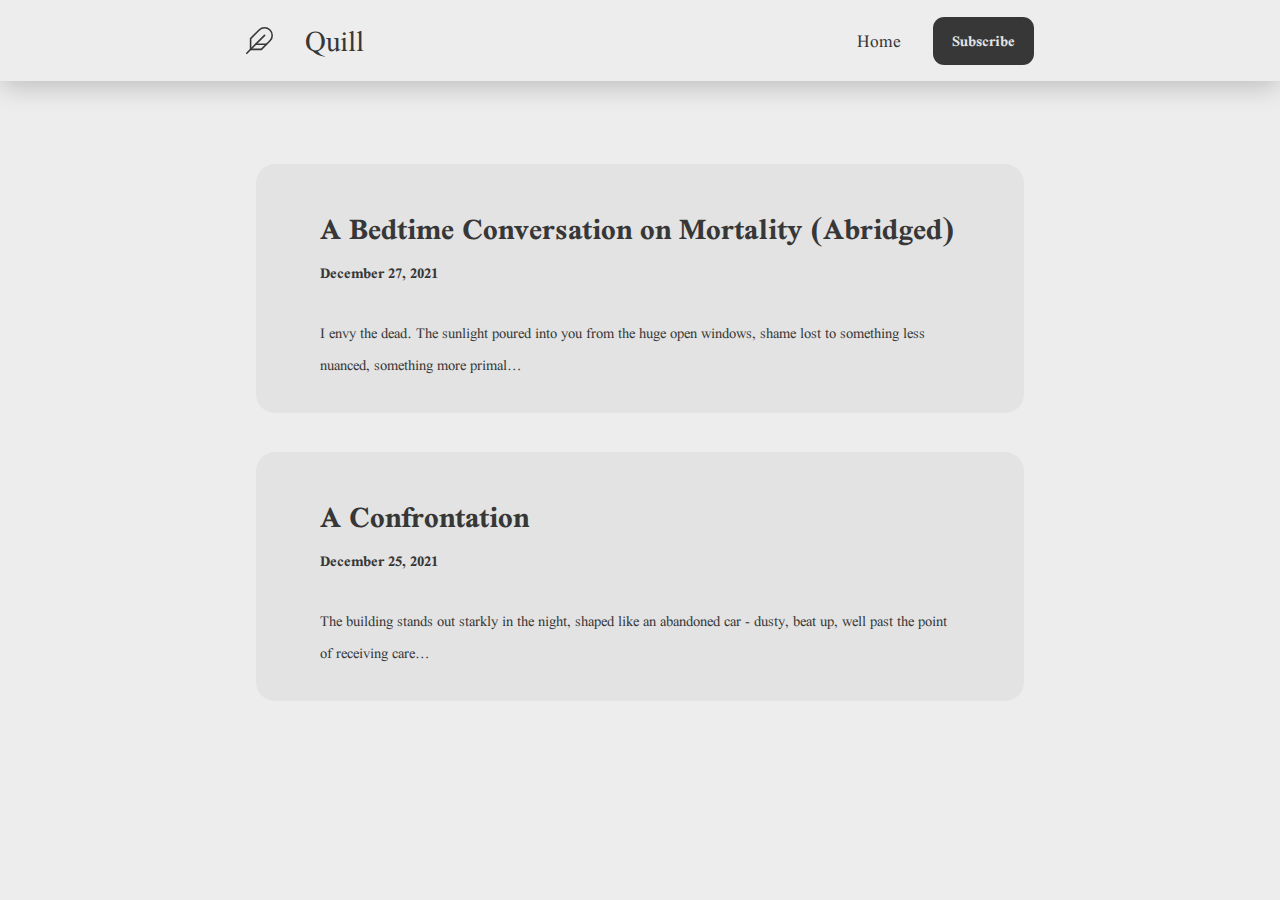
<file: index.html>
<!DOCTYPE html>
<html lang="en">

<head>
    <meta charset="UTF-8">
    <meta http-equiv="X-UA-Compatible" content="IE=edge">
    <meta name="viewport" content="width=device-width, initial-scale=1.0">
    <link rel="stylesheet" href="styles/index.css">

    <title>Quill | Home</title>
</head>

<body>
    <nav class="navbar">
        <div class="left_nav">
            <img src="assets/icon.svg" alt="site icon">
            <h2>Quill</h2>
        </div>
        <div class="right_nav">
            <a href="index.html">Home</a>
            <button>Subscribe</button>
        </div>

    </nav>
    <div class="posts">

<div class="post_preview" onclick="location.href='pages/bedtime_conversation_on_mortality.html';" style="cursor: pointer;">
<header id="title-block-header">
<h1 class="title">A Bedtime Conversation on Mortality (Abridged)</h1>
<p class="date">December 27, 2021</p>
</header>
            I envy the dead. The sunlight poured into you from the huge open windows, shame lost to something less nuanced, something more primal…
        </div>        <div class="post_preview" onclick="location.href='pages/confrontation.html';" style="cursor: pointer;">
            <header id="title-block-header">
                <h1 class="title">A Confrontation</h1>
                <p class="date">December 25, 2021</p>
            </header>
            The building stands out starkly in the night, shaped like an abandoned car - dusty, beat up, well past the point of receiving care…
        </div>
    </div>
</body>

</html>
</file>
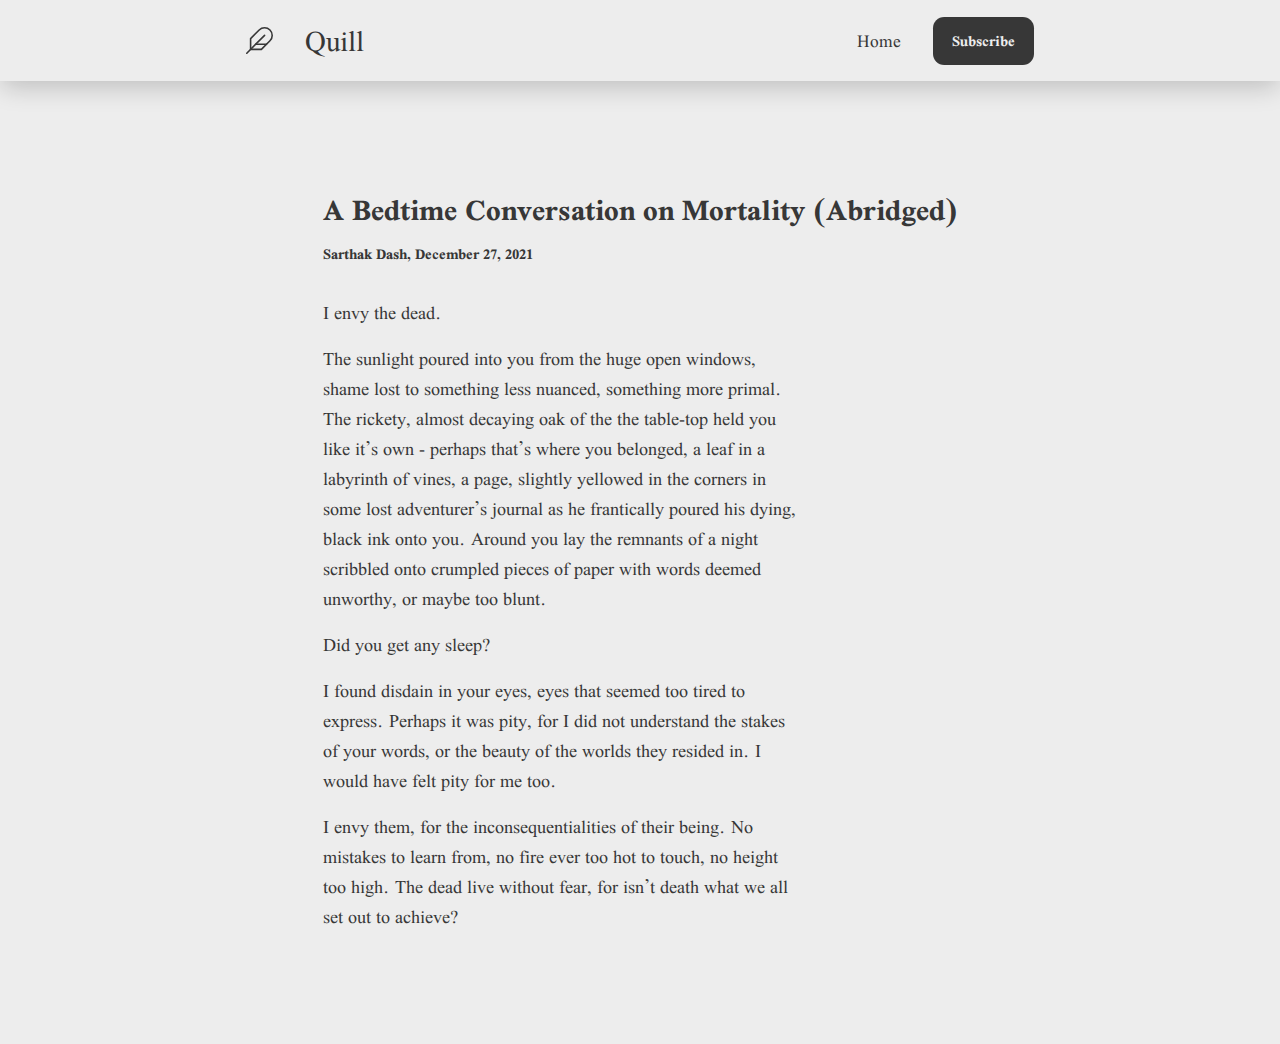
<file: pages/bedtime_conversation_on_mortality.html>
<!DOCTYPE html>
<html lang="en">

<head>
    <meta charset="UTF-8">
    <meta http-equiv="X-UA-Compatible" content="IE=edge">
    <meta name="viewport" content="width=device-width, initial-scale=1.0">
    <link rel="stylesheet" href="../styles/post.css">

    <title>Quill | A Bedtime Conversation on Mortality (Abridged)</title>
</head>

<body>
    <nav class="navbar">
        <div class="left_nav">
            <img src="../assets/icon.svg" alt="site icon">
            <h2>Quill</h2>
        </div>
        <div class="right_nav">
            <a href="../index.html">Home</a>
            <button>Subscribe</button>
        </div>

    </nav>
    <div class="posts">
        <div class="post_preview">
            <header id="title-block-header">
                <h1 class="title">A Bedtime Conversation on Mortality (Abridged)</h1>
                <p class="date">Sarthak Dash, December 27, 2021</p>
            </header>
            <p>I envy the dead.</p>
            <p>The sunlight poured into you from the huge open windows, shame lost to something less nuanced, something more primal. The rickety, almost decaying oak of the the table-top held you like it’s own - perhaps that’s where you belonged, a leaf
                in a labyrinth of vines, a page, slightly yellowed in the corners in some lost adventurer’s journal as he frantically poured his dying, black ink onto you. Around you lay the remnants of a night scribbled onto crumpled pieces of paper
                with words deemed unworthy, or maybe too blunt.</p>
            <p>Did you get any sleep?</p>
            <p>I found disdain in your eyes, eyes that seemed too tired to express. Perhaps it was pity, for I did not understand the stakes of your words, or the beauty of the worlds they resided in. I would have felt pity for me too.</p>
            <p>I envy them, for the inconsequentialities of their being. No mistakes to learn from, no fire ever too hot to touch, no height too high. The dead live without fear, for isn’t death what we all set out to achieve?</p>
        </div>
    </div>
</body>

</html>
</file>
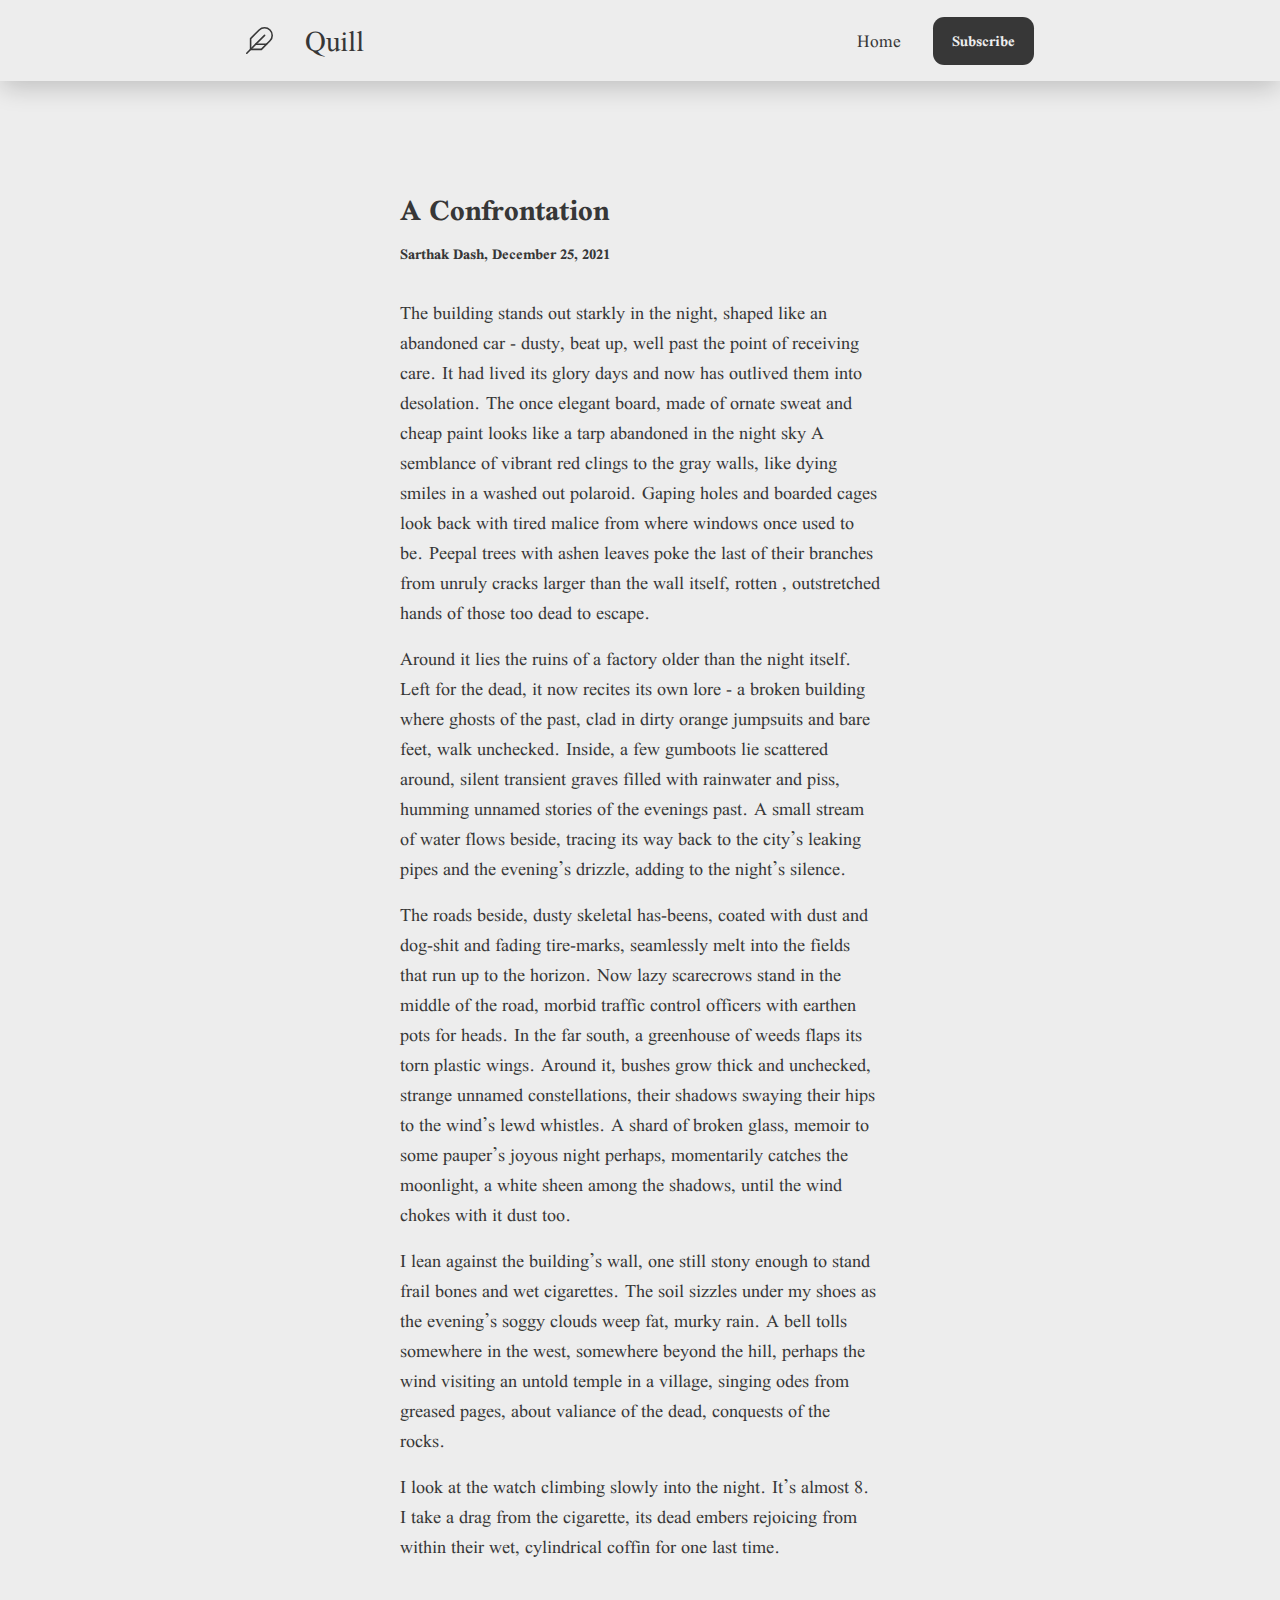
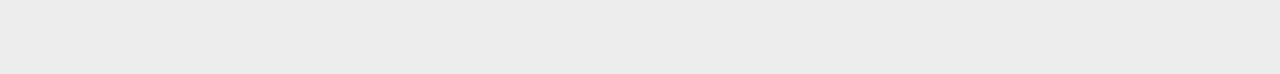
<file: pages/confrontation.html>
<!DOCTYPE html>
<html lang="en">

<head>
    <meta charset="UTF-8">
    <meta http-equiv="X-UA-Compatible" content="IE=edge">
    <meta name="viewport" content="width=device-width, initial-scale=1.0">
    <link rel="stylesheet" href="../styles/post.css">

    <title>Quill | A Confrontation</title>
</head>

<body>
    <nav class="navbar">
        <div class="left_nav">
            <img src="../assets/icon.svg" alt="site icon">
            <h2>Quill</h2>
        </div>
        <div class="right_nav">
            <a href="../index.html">Home</a>
            <button>Subscribe</button>
        </div>

    </nav>
    <div class="posts">
        <div class="post_preview">
            <header id="title-block-header">
                <h1 class="title">A Confrontation</h1>
                <p class="date">Sarthak Dash, December 25, 2021</p>
            </header>
            <p>The building stands out starkly in the night, shaped like an abandoned car - dusty, beat up, well past the point of receiving care. It had lived its glory days and now has outlived them into desolation. The once elegant board, made of ornate
                sweat and cheap paint looks like a tarp abandoned in the night sky A semblance of vibrant red clings to the gray walls, like dying smiles in a washed out polaroid. Gaping holes and boarded cages look back with tired malice from where windows
                once used to be. Peepal trees with ashen leaves poke the last of their branches from unruly cracks larger than the wall itself, rotten , outstretched hands of those too dead to escape.</p>
            <p>Around it lies the ruins of a factory older than the night itself. Left for the dead, it now recites its own lore - a broken building where ghosts of the past, clad in dirty orange jumpsuits and bare feet, walk unchecked. Inside, a few gumboots
                lie scattered around, silent transient graves filled with rainwater and piss, humming unnamed stories of the evenings past. A small stream of water flows beside, tracing its way back to the city’s leaking pipes and the evening’s drizzle,
                adding to the night’s silence.</p>
            <p>The roads beside, dusty skeletal has-beens, coated with dust and dog-shit and fading tire-marks, seamlessly melt into the fields that run up to the horizon. Now lazy scarecrows stand in the middle of the road, morbid traffic control officers
                with earthen pots for heads. In the far south, a greenhouse of weeds flaps its torn plastic wings. Around it, bushes grow thick and unchecked, strange unnamed constellations, their shadows swaying their hips to the wind’s lewd whistles.
                A shard of broken glass, memoir to some pauper’s joyous night perhaps, momentarily catches the moonlight, a white sheen among the shadows, until the wind chokes with it dust too.</p>
            <p>I lean against the building’s wall, one still stony enough to stand frail bones and wet cigarettes. The soil sizzles under my shoes as the evening’s soggy clouds weep fat, murky rain. A bell tolls somewhere in the west, somewhere beyond the
                hill, perhaps the wind visiting an untold temple in a village, singing odes from greased pages, about valiance of the dead, conquests of the rocks.</p>
            <p>I look at the watch climbing slowly into the night. It’s almost 8. I take a drag from the cigarette, its dead embers rejoicing from within their wet, cylindrical coffin for one last time.</p>
        </div>
    </div>
</body>

</html>
</file>
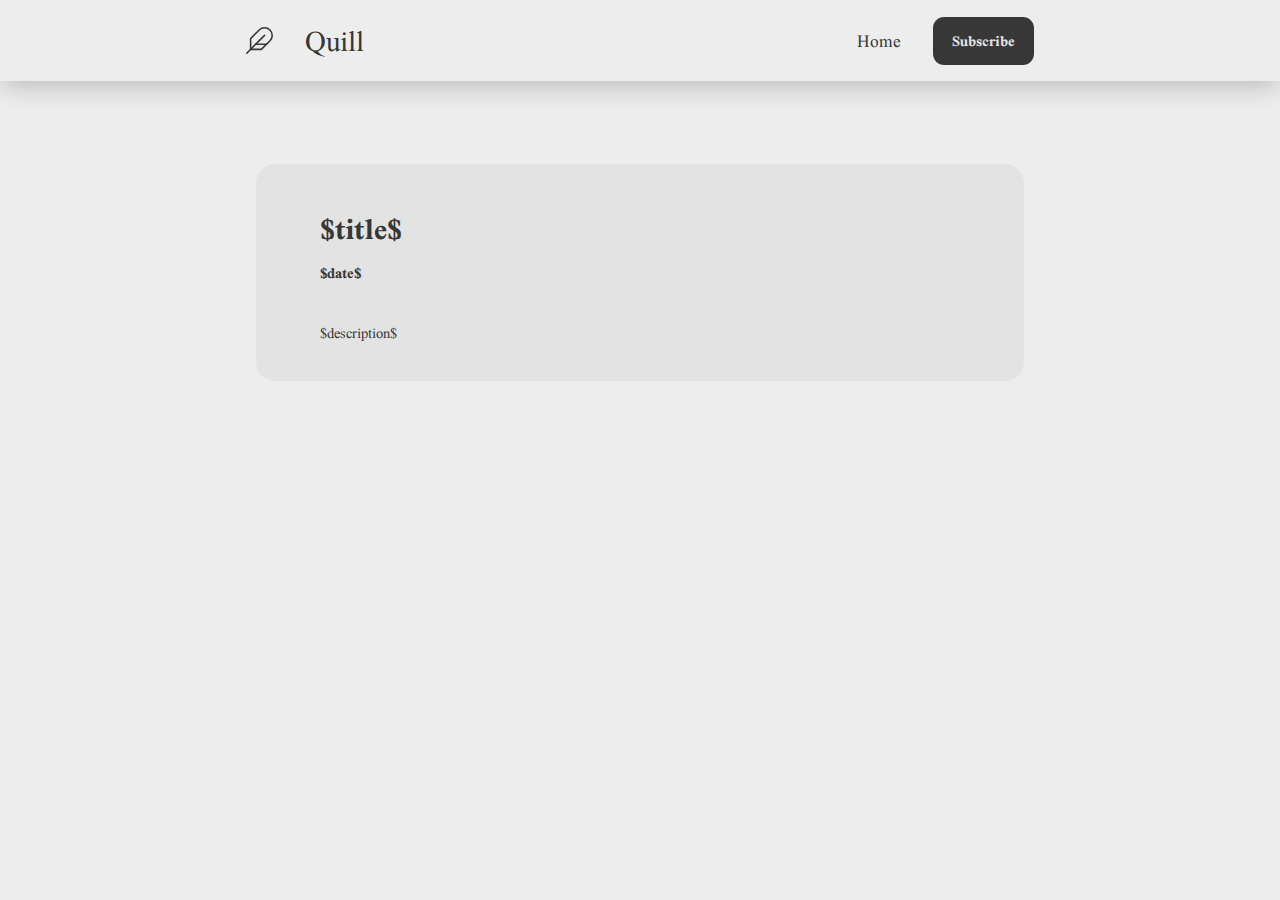
<file: templates/home_template.html>
<!DOCTYPE html>
<html lang="en">

<head>
    <meta charset="UTF-8">
    <meta http-equiv="X-UA-Compatible" content="IE=edge">
    <meta name="viewport" content="width=device-width, initial-scale=1.0">
    <link rel="stylesheet" href="../styles/index.css">

    <title>Quill | Home</title>
</head>

<body>
    <nav class="navbar">
        <div class="left_nav">
            <img src="../assets/icon.svg" alt="site icon">
            <h2>Quill</h2>
        </div>
        <div class="right_nav">
            <a href="../index.html">Home</a>
            <button>Subscribe</button>
        </div>

    </nav>
    <div class="posts">
        <div class="post_preview" onclick="location.href='pages/$id$.html';" style="cursor: pointer;">
            <header id="title-block-header">
                <h1 class="title">$title$</h1>
                <p class="date">$date$</p>
            </header>
            $description$
        </div>
    </div>
</body>

</html>
</file>
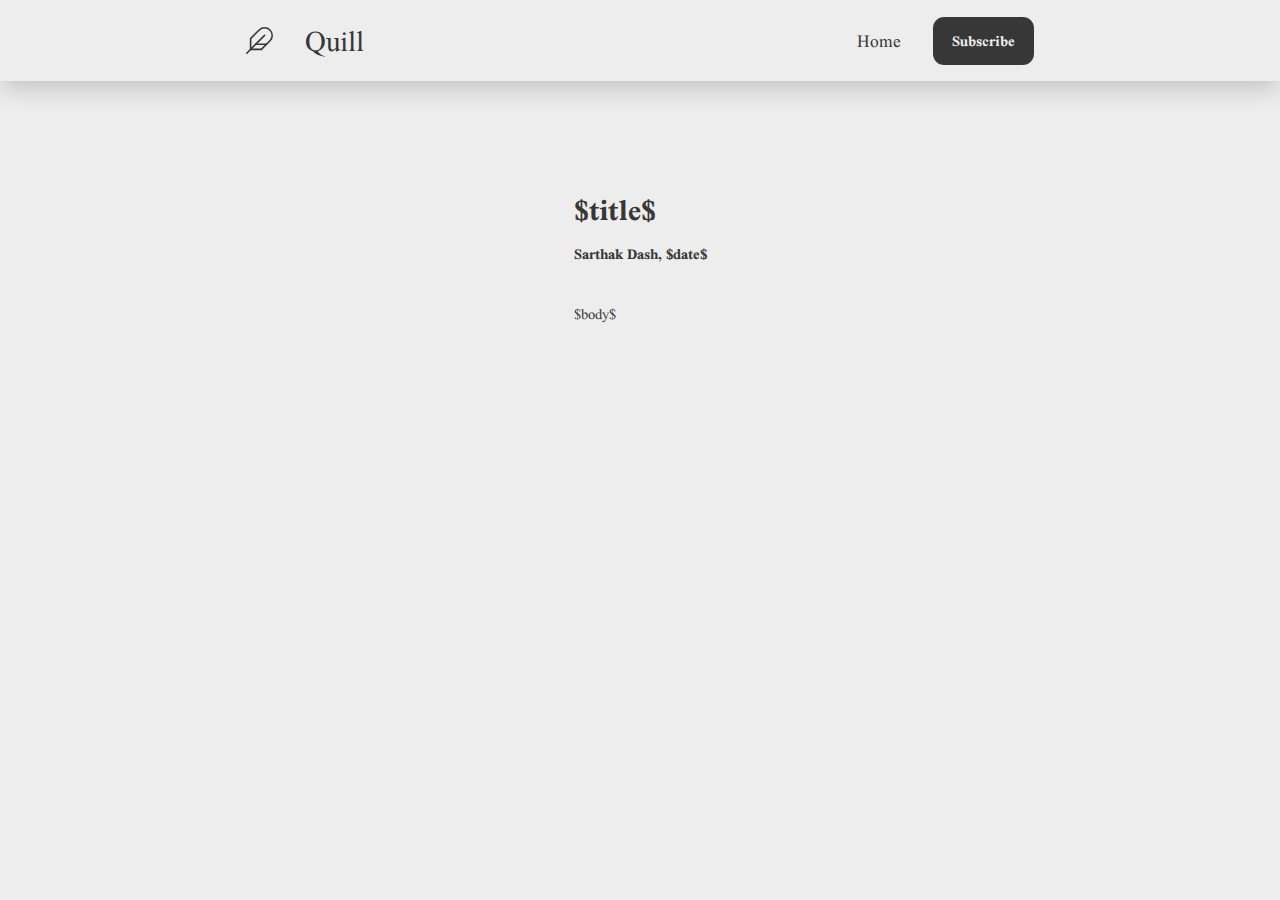
<file: templates/post_template.html>
<!DOCTYPE html>
<html lang="en">

<head>
    <meta charset="UTF-8">
    <meta http-equiv="X-UA-Compatible" content="IE=edge">
    <meta name="viewport" content="width=device-width, initial-scale=1.0">
    <link rel="stylesheet" href="../styles/post.css">

    <title>Quill | $title$</title>
</head>

<body>
    <nav class="navbar">
        <div class="left_nav">
            <img src="../assets/icon.svg" alt="site icon">
            <h2>Quill</h2>
        </div>
        <div class="right_nav">
            <a href="../index.html">Home</a>
            <button>Subscribe</button>
        </div>

    </nav>
    <div class="posts">
        <div class="post_preview">
            <header id="title-block-header">
                <h1 class="title">$title$</h1>
                <p class="date">Sarthak Dash, $date$</p>
            </header>
            $body$
        </div>
    </div>
</body>

</html>
</file>
<file: styles/index.css>
@import url('https://fonts.googleapis.com/css2?family=Scheherazade+New:wght@400;700&display=swap');
* {
    margin: 0;
    padding: 0;
    font-family: 'Scheherazade New', serif;
    color: #373737;
}


/* Body and Background */

body {
    background-color: #EDEDED;
}

a {
    text-decoration: none;
}


/* Navigation Bar */

nav {
    width: 100%;
    box-shadow: 0 8px 24px -2px rgba(0, 0, 0, .2);
    background-color: #EDEDED;
    /* padding: 0.5rem; */
    display: flex;
    align-items: center;
    justify-content: space-around;
}

h2 {
    font-size: 2rem;
    font-weight: 400;
}

.left_nav,
.right_nav {
    display: flex;
    align-items: center;
}

.left_nav * {
    margin: 0.5rem 1rem;
}

.left_nav>img {
    width: 1.7rem;
}

.right_nav * {
    margin: 0.5rem 1rem;
    font-size: 1.2rem;
}

.right_nav>button {
    font-family: 'Scheherazade New';
    padding: 0.5rem 1.2rem;
    font-size: 1rem;
    font-weight: 700;
    cursor: pointer;
    background-color: #373737;
    color: #E3E3E3;
    outline: none;
    border: none;
    border-radius: 0.7rem;
    transition: all 0.3s ease-in-out;
}

.right_nav>button:hover {
    background-color: #222222;
    color: #E3E3E3;
}


/* Content */

.date {
    font-size: 1rem;
    margin-bottom: 2rem;
    font-weight: 700;
}

.posts {
    align-items: center;
    margin: 4rem 3rem;
    display: flex;
    flex-direction: column;
}

.post_preview {
    margin: 1.2rem;
    width: 54%;
    background-color: #E3E3E3;
    padding: 2rem 4rem;
    /* width: fit-content; */
    height: fit-content;
    border-radius: 1.2rem;
    box-shadow: 0 1px 2px rgba(0, 0, 0, 0);
    transition: box-shadow 0.3s ease-in-out;
}

.post_preview:hover {
    box-shadow: 0px 12px 27px -2px rgba(0, 0, 0, .2);
    /* transition: box-shadow 0.3s ease-in-out; */
}

a.full_link {
    display: none;
    width: max-content;
    height: max-content;
}

p {
    max-width: 30rem;
    font-size: 20px;
    line-height: 1.5;
    margin-bottom: 1rem;
}
</file>
<file: styles/post.css>
@import url('https://fonts.googleapis.com/css2?family=Scheherazade+New:wght@400;700&display=swap');
* {
    margin: 0;
    padding: 0;
    font-family: 'Scheherazade New', serif;
    color: #373737;
}


/* Body and Background */

body {
    background-color: #EDEDED;
}

a {
    text-decoration: none;
}


/* Navigation Bar */

nav {
    width: 100%;
    box-shadow: 0 8px 24px -2px rgba(0, 0, 0, .2);
    background-color: #EDEDED;
    /* padding: 0.5rem; */
    display: flex;
    align-items: center;
    justify-content: space-around;
}

h2 {
    font-size: 2rem;
    font-weight: 400;
}

.left_nav,
.right_nav {
    display: flex;
    align-items: center;
}

.left_nav * {
    margin: 0.5rem 1rem;
}

.left_nav>img {
    width: 1.7rem;
}

.right_nav * {
    margin: 0.5rem 1rem;
    font-size: 1.2rem;
}

.right_nav>button {
    font-family: 'Scheherazade New';
    padding: 0.5rem 1.2rem;
    font-size: 1rem;
    font-weight: 700;
    color: #EDEDED;
    background-color: #373737;
    outline: none;
    border: none;
    border-radius: 0.7rem;
}


/* Content */

.date {
    font-size: 1rem;
    margin-bottom: 2rem;
    font-weight: 700;
}

.posts {
    align-items: center;
    margin: 4rem 3rem;
    display: flex;
    flex-direction: column;
}

.post_preview {
    /* max-width: 54rem; */
    /* background-color: #E3E3E3; */
    padding: 2rem 4rem;
    /* width: fit-content; */
    /* height: fit-content; */
    border-radius: 1.2rem;
}

p {
    max-width: 30rem;
    font-size: 20px;
    line-height: 1.5;
    margin-bottom: 1rem;
}
</file>
